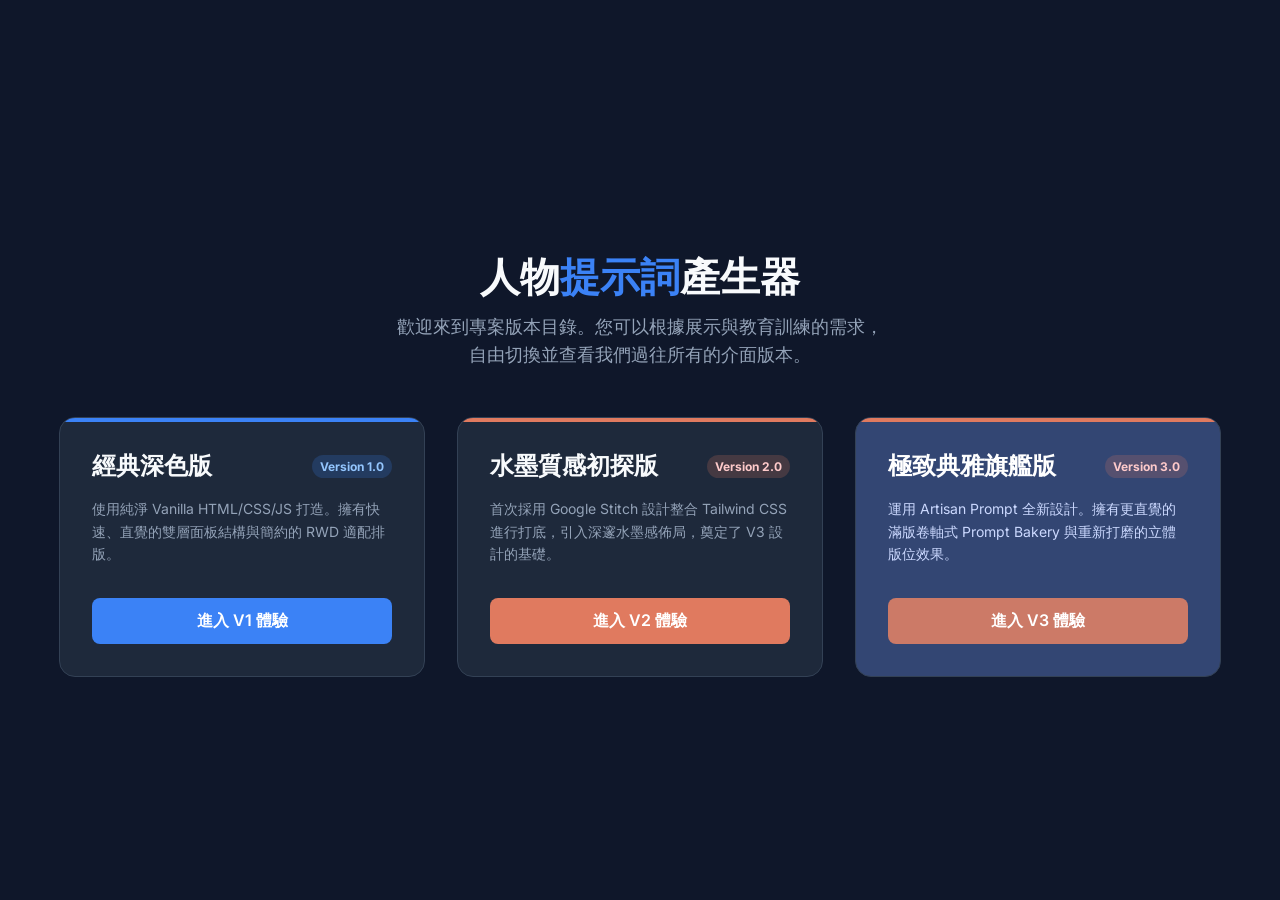
<file: index.html>
<!DOCTYPE html>
<html lang="zh-Hant">
<head>
    <meta charset="UTF-8">
    <meta name="viewport" content="width=device-width, initial-scale=1.0">
    <title>人物提示詞產生器 - 版本目錄</title>
    <link href="https://fonts.googleapis.com/css2?family=Inter:wght@400;500;600;700;800&display=swap" rel="stylesheet">
    <style>
        body { margin: 0; padding: 0; font-family: 'Inter', sans-serif; background-color: #0f172a; color: #f8fafc; min-height: 100vh; display: flex; flex-direction: column; align-items: center; justify-content: center; }
        .hero { text-align: center; margin-bottom: 3rem; }
        .hero h1 { font-size: 2.5rem; font-weight: 800; margin-bottom: 0.5rem; }
        .hero h1 span { color: #3b82f6; }
        .hero p { color: #94a3b8; font-size: 1.1rem; max-width: 500px; margin: 0 auto; line-height: 1.6; }
        .cards { display: flex; gap: 2rem; flex-wrap: wrap; justify-content: center; padding: 0 1rem; }
        .card { background: #1e293b; border: 1px solid #334155; border-radius: 16px; padding: 2rem; width: 300px; text-decoration: none; color: inherit; transition: all 0.3s ease; display: flex; flex-direction: column; gap: 1rem; position: relative; overflow: hidden; }
        .card::before { content: ''; position: absolute; top: 0; left: 0; width: 100%; height: 4px; }
        .card-v1::before { background: #3b82f6; }
        .card-v2::before { background: #e07a5f; }
        .card:hover { transform: translateY(-5px); box-shadow: 0 10px 25px -5px rgba(0,0,0,0.5); border-color: #475569; }
        .card h2 { margin: 0; font-size: 1.5rem; display: flex; align-items: center; justify-content: space-between; }
        .badge { font-size: 0.75rem; padding: 0.25rem 0.5rem; border-radius: 99px; font-weight: 700; }
        .badge-v1 { background: rgba(59,130,246,0.2); color: #93c5fd; }
        .badge-v2 { background: rgba(224,122,95,0.2); color: #fecaca; }
        .card p { margin: 0; color: #94a3b8; font-size: 0.875rem; line-height: 1.6; flex: 1; }
        .card-btn { display: inline-block; padding: 0.75rem; border-radius: 8px; font-weight: 600; text-align: center; margin-top: 1rem; transition: background 0.3s; }
        .btn-v1 { background: #3b82f6; color: white; }
        .btn-v2 { background: #e07a5f; color: white; }
        .card:hover .btn-v1 { background: #2563eb; }
        .card:hover .btn-v2 { background: #c2614b; }
    </style>
</head>
<body>

    <div class="hero">
        <h1>人物<span>提示詞</span>產生器</h1>
        <p>歡迎來到專案版本目錄。您可以根據展示與教育訓練的需求，自由切換並查看我們過往所有的介面版本。</p>
    </div>

    <div class="cards">
        <a href="v1/index.html" class="card card-v1">
            <h2>經典深色版 <span class="badge badge-v1">Version 1.0</span></h2>
            <p>使用純淨 Vanilla HTML/CSS/JS 打造。擁有快速、直覺的雙層面板結構與簡約的 RWD 適配排版。</p>
            <div class="card-btn btn-v1">進入 V1 體驗</div>
        </a>

        <a href="v2/index.html" class="card card-v2">
            <h2>水墨質感初探版 <span class="badge badge-v2">Version 2.0</span></h2>
            <p>首次採用 Google Stitch 設計整合 Tailwind CSS 進行打底，引入深邃水墨感佈局，奠定了 V3 設計的基礎。</p>
            <div class="card-btn btn-v2">進入 V2 體驗</div>
        </a>

        <a href="v3/index.html" class="card card-v2" style="--tw-bg-opacity: 1; background-color: #334673;">
            <h2 style="color: white">極致典雅旗艦版 <span class="badge badge-v2">Version 3.0</span></h2>
            <p style="color: #ccd9ff">運用 Artisan Prompt 全新設計。擁有更直覺的滿版卷軸式 Prompt Bakery 與重新打磨的立體版位效果。</p>
            <div class="card-btn btn-v2" style="background-color: #cc7a67;">進入 V3 體驗</div>
        </a>
    </div>

</body>
</html>
</file>
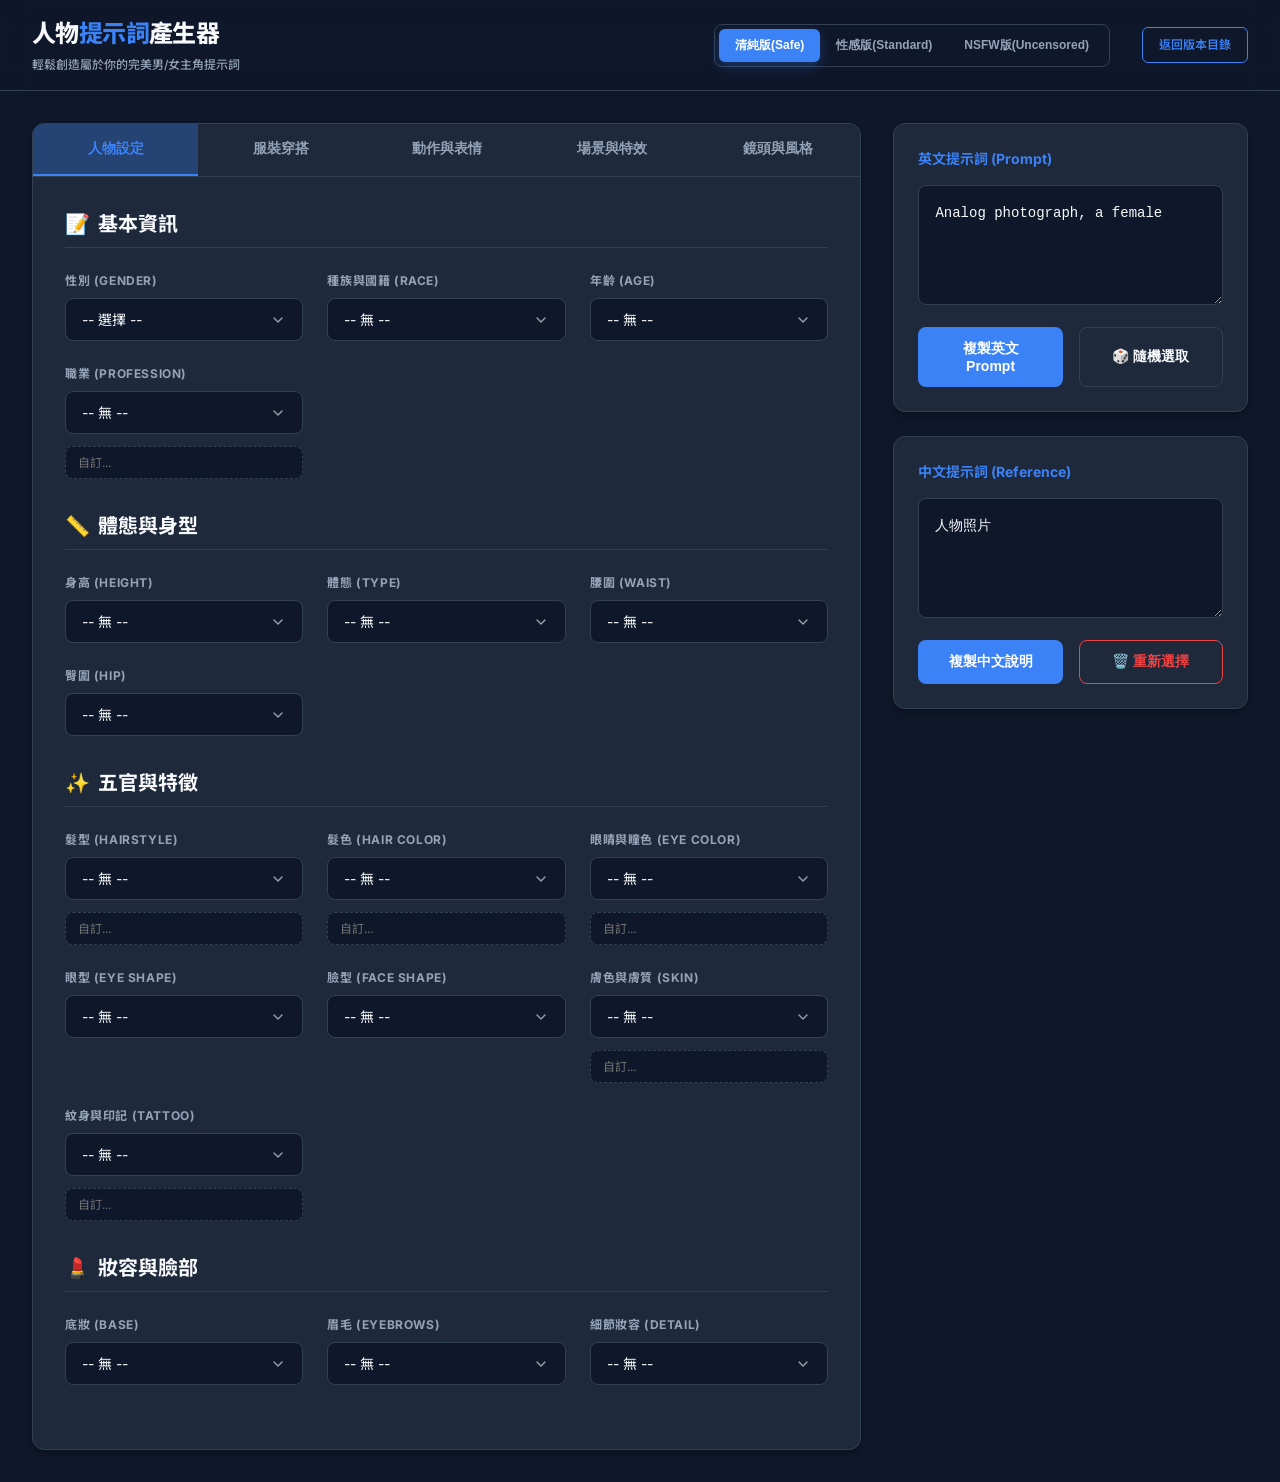
<file: v1/index.html>
<!DOCTYPE html>
<html lang="zh-Hant">
<head>
    <meta charset="UTF-8">
    <meta name="viewport" content="width=device-width, initial-scale=1.0">
    <title>人物提示詞產生器</title>
    <link rel="preconnect" href="https://fonts.googleapis.com">
    <link rel="preconnect" href="https://fonts.gstatic.com" crossorigin>
    <link href="https://fonts.googleapis.com/css2?family=Inter:wght@400;500;600;700;800&family=Noto+Sans+TC:wght@400;500;700&display=swap" rel="stylesheet">
    <link rel="stylesheet" href="styles.css">
</head>
<body class="dark-theme mode-clean">
    <header class="app-header">
        <div class="title-container">
            <h1>人物<span class="highlight">提示詞</span>產生器</h1>
            <p>輕鬆創造屬於你的完美男/女主角提示詞</p>
        </div>
        <div class="header-controls">
            <div class="mode-switcher">
                <button class="mode-btn active" data-mode="clean" onclick="setMode('clean')">清純版(Safe)</button>
                <button class="mode-btn" data-mode="sexy" onclick="setMode('sexy')">性感版(Standard)</button>
                <button class="mode-btn" data-mode="nsfw" onclick="setMode('nsfw')">NSFW版(Uncensored)</button>
            </div>
            <a href="../index.html" class="mode-btn outline" style="margin-left:1rem; text-decoration:none;">返回版本目錄</a>
        </div>
    </header>

    <main class="main-container">
        <section class="editor-section">
            <div class="scroll-hint">👉 左右滑動切換更多分類</div>
            <div class="tabs" id="tabs-container"></div>
            <div class="tab-contents-wrapper" id="content-container"></div>
        </section>

        <aside class="result-section">
            <div class="panel">
                <div class="panel-header">
                    <h2 class="panel-title">英文提示詞 (Prompt)</h2>
                </div>
                <textarea id="prompt-en" class="prompt-box" readonly placeholder="Waiting for parameters..."></textarea>
                <div class="action-buttons">
                    <button class="btn btn-primary" onclick="PromptEngine.copy('en')">複製英文 Prompt</button>
                    <button class="btn btn-outline" onclick="PromptEngine.randomize()">🎲 隨機選取</button>
                </div>
            </div>

            <div class="panel">
                <div class="panel-header">
                    <h2 class="panel-title">中文提示詞 (Reference)</h2>
                </div>
                <textarea id="prompt-zh" class="prompt-box" readonly placeholder="中文參考說明..."></textarea>
                <div class="action-buttons">
                    <button class="btn btn-primary" onclick="PromptEngine.copy('zh')">複製中文說明</button>
                    <button class="btn btn-outline" onclick="PromptEngine.clear()" style="border-color: var(--danger); color: var(--danger)">🗑️ 重新選擇</button>
                </div>
            </div>
        </aside>
    </main>

    <div id="toast-container"></div>
    <script src="data.js"></script>
    <script src="app.js"></script>
</body>
</html>
</file>
<file: v1/styles.css>
:root { --font-primary: 'Inter', 'Noto Sans TC', sans-serif; --bg-color: #f8fafc; --surface-color: #ffffff; --surface-hover: #f1f5f9; --text-main: #0f172a; --text-muted: #64748b; --border-color: #e2e8f0; --primary: #3b82f6; --primary-glow: rgba(59, 130, 246, 0.2); --secondary: #ec4899; --danger: #ef4444; --success: #10b981; --shadow-sm: 0 1px 2px 0 rgba(0, 0, 0, 0.05); --shadow-md: 0 4px 6px -1px rgba(0, 0, 0, 0.1), 0 2px 4px -1px rgba(0, 0, 0, 0.06); --shadow-lg: 0 10px 15px -3px rgba(0, 0, 0, 0.1), 0 4px 6px -2px rgba(0, 0, 0, 0.05); --radius-sm: 8px; --radius-md: 12px; --radius-lg: 16px; --transition: all 0.3s cubic-bezier(0.4, 0, 0.2, 1); }
body.dark-theme { --bg-color: #0f172a; --surface-color: #1e293b; --surface-hover: #334155; --text-main: #f8fafc; --text-muted: #94a3b8; --border-color: #334155; --shadow-md: 0 4px 6px -1px rgba(0, 0, 0, 0.3); --shadow-lg: 0 10px 15px -3px rgba(0, 0, 0, 0.5); }
body.mode-clean { --primary: #3b82f6; --primary-glow: rgba(59, 130, 246, 0.3); } body.mode-sexy { --primary: #ec4899; --primary-glow: rgba(236, 72, 153, 0.3); } body.mode-nsfw { --primary: #f97316; --primary-glow: rgba(249, 115, 22, 0.3); }
* { margin: 0; padding: 0; box-sizing: border-box; }
body { font-family: var(--font-primary); background-color: var(--bg-color); color: var(--text-main); line-height: 1.5; transition: background-color 0.3s, color 0.3s; min-height: 100vh; display: flex; flex-direction: column; }
.app-header { position: sticky; top: 0; z-index: 100; background-color: rgba(var(--surface-color), 0.8); backdrop-filter: blur(12px); border-bottom: 1px solid var(--border-color); padding: 1rem 2rem; display: flex; justify-content: space-between; align-items: center; box-shadow: var(--shadow-sm); }
.title-container h1 { font-size: 1.5rem; font-weight: 800; letter-spacing: -0.025em; } .title-container h1 span.highlight { color: var(--primary); }
.title-container p { font-size: 0.75rem; color: var(--text-muted); font-weight: 500; margin-top: 0.25rem; }
.header-controls { display: flex; gap: 1rem; align-items: center; }
.mode-switcher { display: flex; background: var(--bg-color); padding: 0.25rem; border-radius: var(--radius-sm); border: 1px solid var(--border-color); }
.mode-btn { background: transparent; border: none; padding: 0.5rem 1rem; font-size: 0.75rem; font-weight: 600; color: var(--text-muted); border-radius: 6px; cursor: pointer; display: flex; align-items: center; gap: 0.5rem; }
.mode-btn:hover { background: var(--surface-hover); color: var(--text-main); }
.mode-btn.active { background: var(--primary); color: #fff; box-shadow: 0 4px 12px var(--primary-glow); }
.mode-btn.outline { border: 1px solid var(--primary); color: var(--primary); background: transparent; }
.main-container { display: flex; gap: 2rem; padding: 2rem; max-width: 1600px; margin: 0 auto; width: 100%; flex: 1; }
.editor-section { flex: 7; background: var(--surface-color); border: 1px solid var(--border-color); border-radius: var(--radius-md); box-shadow: var(--shadow-md); overflow: hidden; display: flex; flex-direction: column; }
.scroll-hint { display: none; font-size: 0.75rem; color: var(--primary); text-align: right; padding: 0.75rem 1rem 0; font-weight: 600; background: var(--surface-color); animation: hint-pulse 2s ease-in-out infinite; }
@keyframes hint-pulse { 0% { opacity: 0.5; transform: translateX(0); } 50% { opacity: 1; transform: translateX(-4px); } 100% { opacity: 0.5; transform: translateX(0); } }
.tabs { display: flex; border-bottom: 1px solid var(--border-color); background: var(--surface-color); position: sticky; top: 0; z-index: 10; overflow-x: auto; white-space: nowrap; }
.tabs::-webkit-scrollbar { height: 4px; } .tabs::-webkit-scrollbar-track { background: transparent; } .tabs::-webkit-scrollbar-thumb { background: var(--border-color); border-radius: 4px; }
.tab-btn { flex: 1; padding: 1rem; background: transparent; border: none; border-bottom: 2px solid transparent; font-size: 0.875rem; font-weight: 600; color: var(--text-muted); cursor: pointer; white-space: nowrap; min-width: 120px; }
.tab-btn:hover { color: var(--text-main); background: var(--surface-hover); } .tab-btn.active { color: var(--primary); border-bottom-color: var(--primary); background: var(--primary-glow); }
.tab-content { padding: 2rem; display: none; } .tab-content.active { display: block; }
.section-title { font-size: 1.25rem; font-weight: 700; margin-bottom: 1.5rem; display: flex; align-items: center; gap: 0.5rem; color: var(--text-main); padding-bottom: 0.5rem; border-bottom: 1px solid var(--border-color); }
.grid-container { display: grid; grid-template-columns: repeat(auto-fill, minmax(220px, 1fr)); gap: 1.5rem; margin-bottom: 2rem; }
.field-group { display: flex; flex-direction: column; gap: 0.5rem; }
.field-label { font-size: 0.75rem; font-weight: 700; text-transform: uppercase; color: var(--text-muted); letter-spacing: 0.05em; display: flex; align-items: center; gap: 0.4rem; }
.input-control { background-color: var(--bg-color) !important; border: 1px solid var(--border-color); color: var(--text-main) !important; padding: 0.75rem 1rem; border-radius: var(--radius-sm); font-family: var(--font-primary); font-size: 0.875rem; width: 100%; appearance: none; }
select.input-control { background-image: url("data:image/svg+xml,%3Csvg xmlns='http://www.w3.org/2000/svg' viewBox='0 0 24 24' fill='none' stroke='%239ca3af' stroke-width='2' stroke-linecap='round' stroke-linejoin='round'%3E%3Cpolyline points='6 9 12 15 18 9'%3E%3C/polyline%3E%3C/svg%3E"); background-repeat: no-repeat; background-position: right 1rem center; background-size: 1rem; padding-right: 2.5rem; cursor: pointer; }
select.input-control option { background-color: var(--bg-color); color: var(--text-main); }
.input-control.custom-input { margin-top: 0.25rem; font-size: 0.75rem; padding: 0.5rem 0.75rem; border-style: dashed; }
.input-control.has-value { border-color: var(--primary); }
.result-section { flex: 3; display: flex; flex-direction: column; gap: 1.5rem; position: sticky; top: 100px; }
.panel { background: var(--surface-color); border: 1px solid var(--border-color); border-radius: var(--radius-md); padding: 1.5rem; box-shadow: var(--shadow-md); }
.panel-header { display: flex; justify-content: space-between; align-items: center; margin-bottom: 1rem; }
.panel-title { font-size: 0.875rem; font-weight: 700; color: var(--primary); display: flex; align-items: center; gap: 0.5rem; }
textarea.prompt-box { width: 100%; background: var(--bg-color); border: 1px solid var(--border-color); color: var(--text-main); border-radius: var(--radius-sm); padding: 1rem; font-family: monospace; font-size: 0.875rem; resize: vertical; min-height: 120px; margin-bottom: 1rem; line-height: 1.6; }
.btn { display: inline-flex; align-items: center; justify-content: center; gap: 0.5rem; padding: 0.75rem 1.5rem; border-radius: var(--radius-sm); font-weight: 600; font-size: 0.875rem; cursor: pointer; width: 100%; border: 1px solid transparent;}
.btn-primary { background: var(--primary); color: #fff; } .btn-outline { background: transparent; border-color: var(--border-color); color: var(--text-main); }
.action-buttons { display: grid; grid-template-columns: 1fr 1fr; gap: 1rem; }
#toast-container { position: fixed; bottom: 2rem; right: 2rem; display: flex; flex-direction: column; gap: 0.5rem; z-index: 1000; }
.toast { background: var(--surface-color); border-left: 4px solid var(--primary); color: var(--text-main); padding: 1rem 1.5rem; border-radius: var(--radius-sm); transform: translateX(120%); transition: transform 0.4s; } .toast.show { transform: translateX(0); }
@media (max-width: 1024px) { .main-container { flex-direction: column; padding: 1.5rem; gap: 1.5rem; } .result-section { position: static; } }
@media (max-width: 768px) { .scroll-hint { display: block; } .app-header { flex-direction: column; align-items: center; padding: 1rem; gap: 1rem; width: 100%; } .title-container { text-align: center; width: 100%; overflow: hidden; } .header-controls { width: 100%; } .mode-switcher { width: 100%; display: flex; } .mode-btn { flex: 1; justify-content: center; } .main-container { padding: 1rem; } .tab-content { padding: 1.5rem 1rem; } .grid-container { grid-template-columns: 1fr; gap: 1rem; } .action-buttons { grid-template-columns: 1fr; } .title-container h1 { font-size: 1.5rem; white-space: nowrap; } }
</file>
